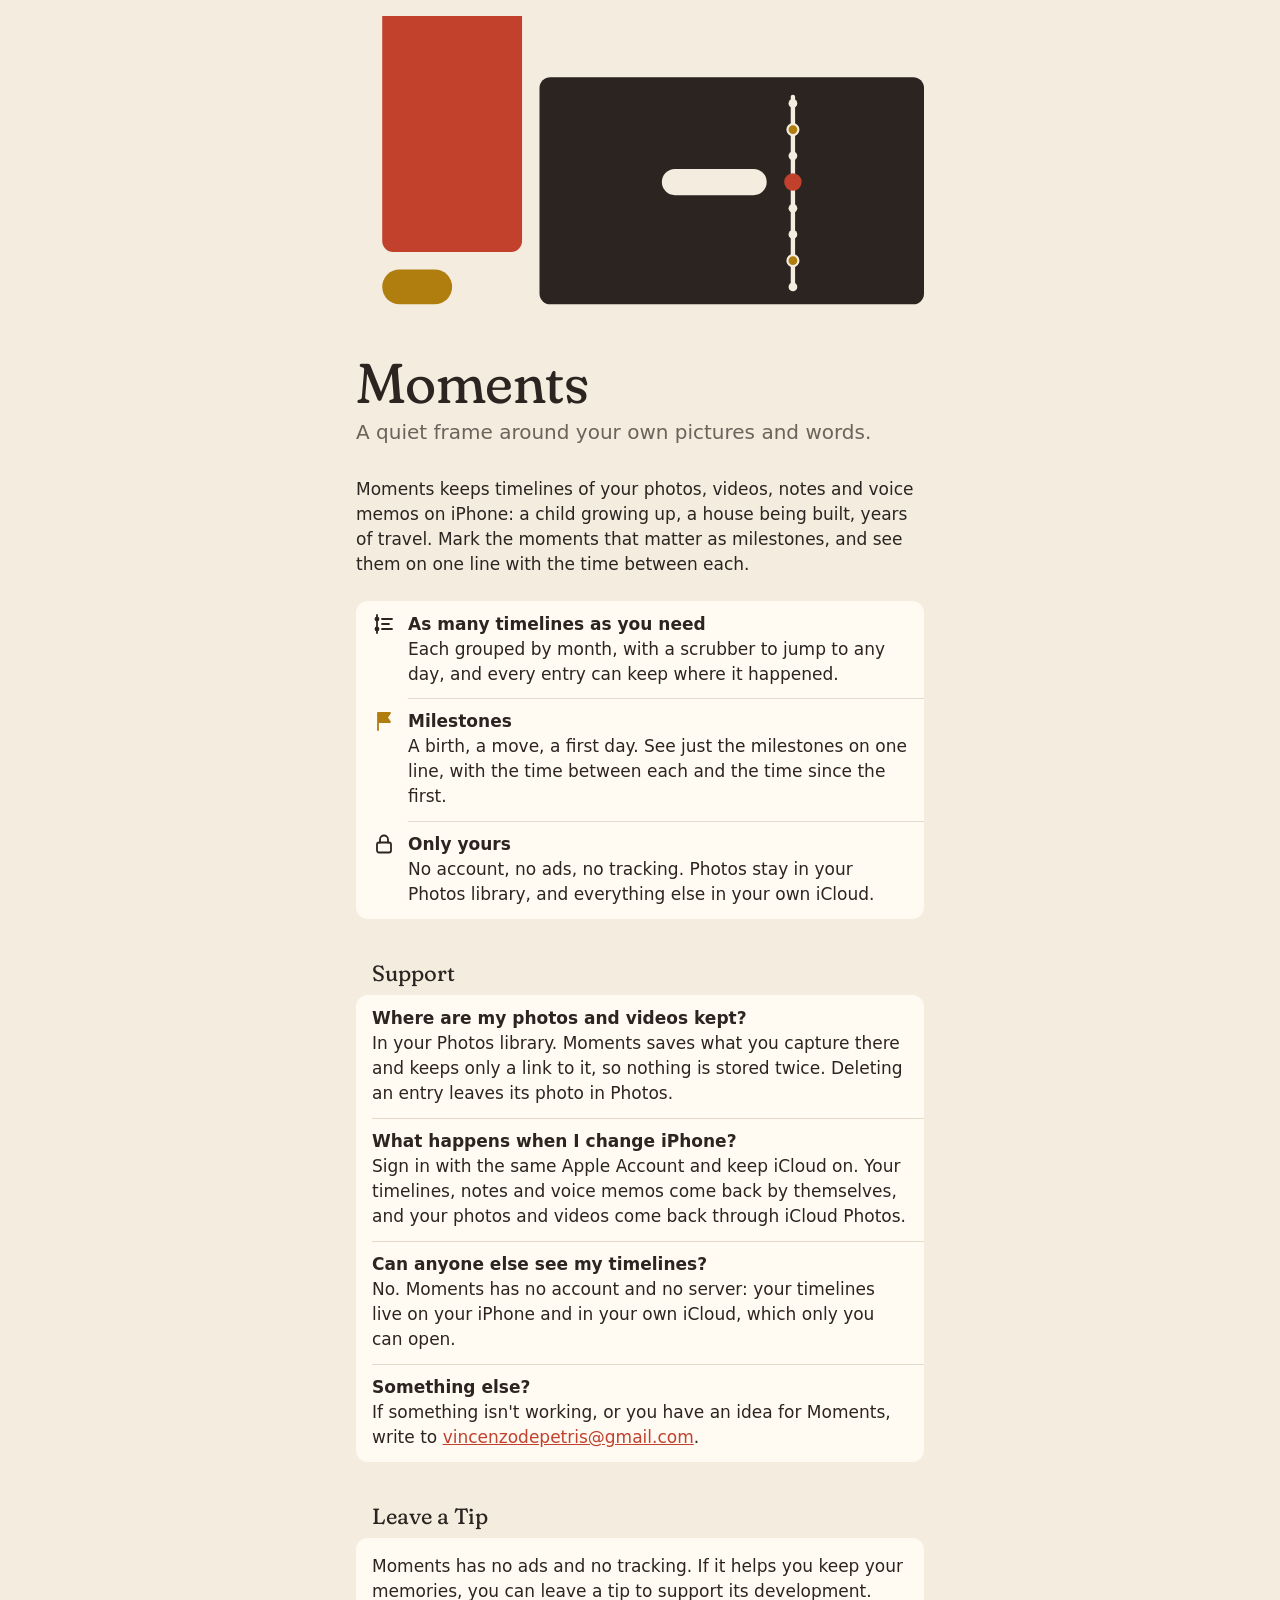
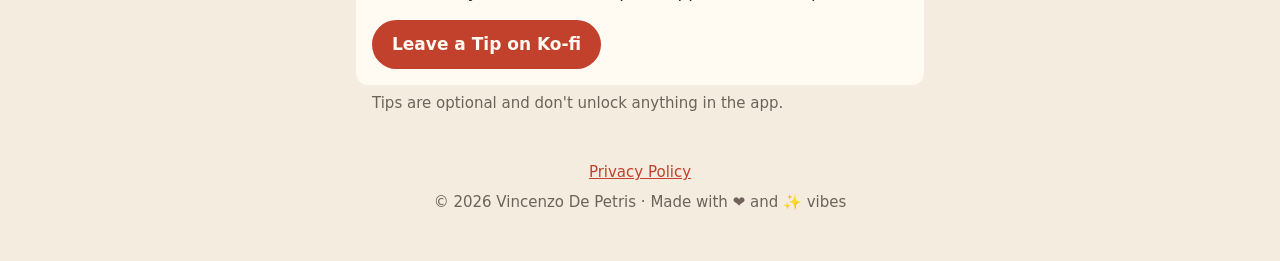
<file: docs/index.html>
<!doctype html>
<html lang="en">

<head>
    <meta charset="utf-8">
    <meta name="viewport" content="width=device-width, initial-scale=1">
    <meta name="color-scheme" content="light dark">
    <title>Moments</title>
    <meta name="description"
        content="Moments keeps timelines of your photos, videos, notes and voice memos on iPhone, with milestones to measure them by.">
    <link rel="stylesheet" href="style.css">
</head>

<body>
    <div class="page">

        <header>
            <svg class="art" viewBox="0 0 520 288" aria-hidden="true">
                <rect class="rose" x="24" y="-16" width="128" height="232" rx="10" />
                <rect class="mari" x="24" y="232" width="64" height="32" rx="16" />
                <rect class="ink" x="168" y="56" width="352" height="208" rx="10" />
                <rect class="cut" x="398" y="72" width="4" height="176" rx="2" />
                <circle class="cut" cx="400" cy="80" r="4" />
                <circle class="mari ring" cx="400" cy="104" r="5" />
                <circle class="cut" cx="400" cy="128" r="4" />
                <circle class="cut" cx="400" cy="176" r="4" />
                <circle class="cut" cx="400" cy="200" r="4" />
                <circle class="mari ring" cx="400" cy="224" r="5" />
                <circle class="cut" cx="400" cy="248" r="4" />
                <rect class="cut" x="280" y="140" width="96" height="24" rx="12" />
                <circle class="rose" cx="400" cy="152" r="8" />
            </svg>
            <h1>Moments</h1>
            <p class="tagline">A quiet frame around your own pictures and words.</p>
        </header>

        <main>
            <p class="lede">Moments keeps timelines of your photos, videos, notes and voice memos on iPhone: a child
                growing up, a house being built, years of travel. Mark the moments that matter as milestones, and see
                them on one line with the time between each.</p>

            <div class="card">
                <div class="row has-icon">
                    <svg class="icon" viewBox="0 0 24 24" aria-hidden="true">
                        <path d="M5 3v18" />
                        <circle cx="5" cy="7" r="1.5" fill="currentColor" />
                        <circle cx="5" cy="17" r="1.5" fill="currentColor" />
                        <path d="M10 7h10M10 12h7M10 17h10" />
                    </svg>
                    <div>
                        <h3>As many timelines as you need</h3>
                        <p>Each grouped by month, with a scrubber to jump to any day, and every entry can keep where it
                            happened.</p>
                    </div>
                </div>
                <div class="row has-icon">
                    <svg class="icon flag" viewBox="0 0 24 24" aria-hidden="true">
                        <path d="M6 21V4M6 4h12l-3 4.5L18 13H6z" />
                    </svg>
                    <div>
                        <h3>Milestones</h3>
                        <p>A birth, a move, a first day. See just the milestones on one line, with the time between each
                            and the time since the first.</p>
                    </div>
                </div>
                <div class="row has-icon">
                    <svg class="icon" viewBox="0 0 24 24" aria-hidden="true">
                        <rect x="5" y="10.5" width="14" height="10" rx="2" />
                        <path d="M8 10.5V7.5a4 4 0 0 1 8 0v3" />
                    </svg>
                    <div>
                        <h3>Only yours</h3>
                        <p>No account, no ads, no tracking. Photos stay in your Photos library, and everything else in
                            your own iCloud.</p>
                    </div>
                </div>
            </div>

            <h2 id="support">Support</h2>
            <div class="card">
                <div class="row">
                    <div>
                        <h3>Where are my photos and videos kept?</h3>
                        <p>In your Photos library. Moments saves what you capture there and keeps only a link to it, so
                            nothing is stored twice. Deleting an entry leaves its photo in Photos.</p>
                    </div>
                </div>
                <div class="row">
                    <div>
                        <h3>What happens when I change iPhone?</h3>
                        <p>Sign in with the same Apple Account and keep iCloud on. Your timelines, notes and voice memos
                            come back by themselves, and your photos and videos come back through iCloud Photos.</p>
                    </div>
                </div>
                <div class="row">
                    <div>
                        <h3>Can anyone else see my timelines?</h3>
                        <p>No. Moments has no account and no server: your timelines live on your iPhone and in your own
                            iCloud, which only you can open.</p>
                    </div>
                </div>
                <div class="row">
                    <div>
                        <h3>Something else?</h3>
                        <p>If something isn't working, or you have an idea for Moments, write to <a
                                href="mailto:vincenzodepetris@gmail.com">vincenzodepetris@gmail.com</a>.</p>
                    </div>
                </div>
            </div>

            <h2 id="tip">Leave a Tip</h2>
            <div class="card tip">
                <p>Moments has no ads and no tracking. If it helps you keep your memories, you can leave a tip to
                    support its development.</p>
                <a class="button" href="https://ko-fi.com/vincendep">Leave a Tip on Ko-fi</a>
            </div>
            <p class="footnote">Tips are optional and don't unlock anything in the app.</p>
        </main>

        <footer>
            <a href="privacy.html">Privacy Policy</a>
            <p class="credit">© 2026 Vincenzo De Petris · Made with ❤️ and ✨ vibes</p>
        </footer>

    </div>
</body>

</html>
</file>
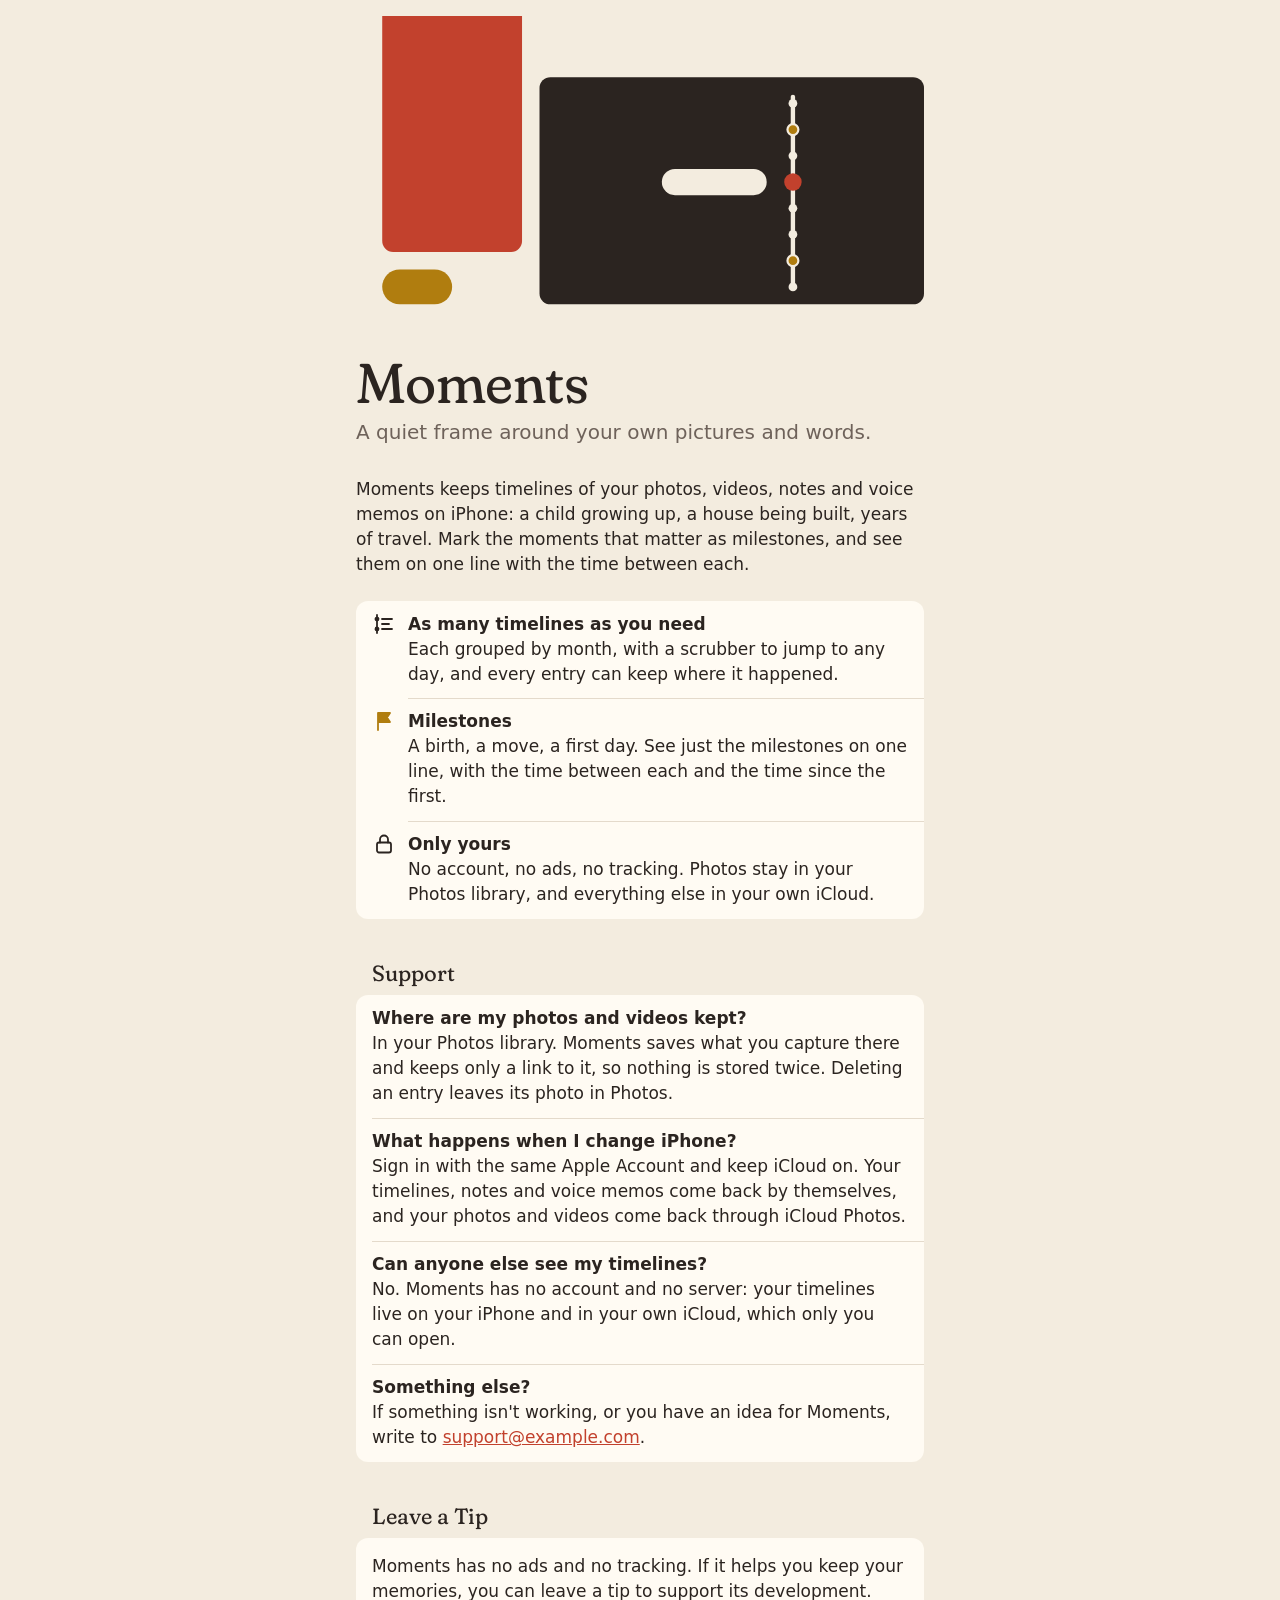
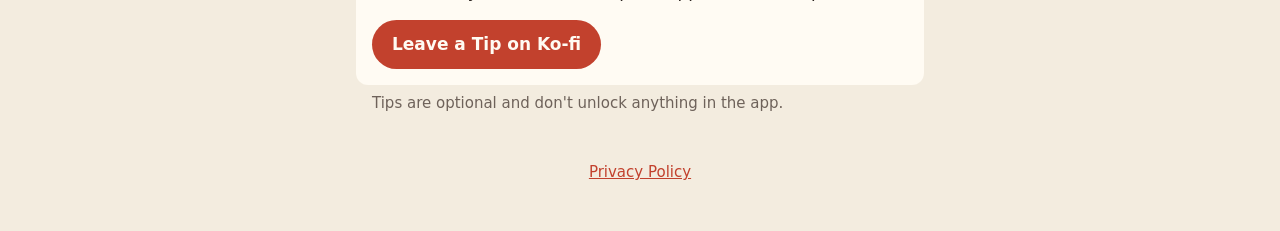
<file: website/index.html>
<!doctype html>
<!-- Before publishing, replace support@example.com and https://ko-fi.com/your-page. -->
<html lang="en">
<head>
<meta charset="utf-8">
<meta name="viewport" content="width=device-width, initial-scale=1">
<meta name="color-scheme" content="light dark">
<title>Moments</title>
<meta name="description" content="Moments keeps timelines of your photos, videos, notes and voice memos on iPhone, with milestones to measure them by.">
<link rel="stylesheet" href="style.css">
</head>
<body>
<div class="page">

<header>
<svg class="art" viewBox="0 0 520 288" aria-hidden="true">
<rect class="rose" x="24" y="-16" width="128" height="232" rx="10"/>
<rect class="mari" x="24" y="232" width="64" height="32" rx="16"/>
<rect class="ink" x="168" y="56" width="352" height="208" rx="10"/>
<rect class="cut" x="398" y="72" width="4" height="176" rx="2"/>
<circle class="cut" cx="400" cy="80" r="4"/>
<circle class="mari ring" cx="400" cy="104" r="5"/>
<circle class="cut" cx="400" cy="128" r="4"/>
<circle class="cut" cx="400" cy="176" r="4"/>
<circle class="cut" cx="400" cy="200" r="4"/>
<circle class="mari ring" cx="400" cy="224" r="5"/>
<circle class="cut" cx="400" cy="248" r="4"/>
<rect class="cut" x="280" y="140" width="96" height="24" rx="12"/>
<circle class="rose" cx="400" cy="152" r="8"/>
</svg>
<h1>Moments</h1>
<p class="tagline">A quiet frame around your own pictures and words.</p>
</header>

<main>
<p class="lede">Moments keeps timelines of your photos, videos, notes and voice memos on iPhone: a child growing up, a house being built, years of travel. Mark the moments that matter as milestones, and see them on one line with the time between each.</p>

<div class="card">
<div class="row has-icon">
<svg class="icon" viewBox="0 0 24 24" aria-hidden="true"><path d="M5 3v18"/><circle cx="5" cy="7" r="1.5" fill="currentColor"/><circle cx="5" cy="17" r="1.5" fill="currentColor"/><path d="M10 7h10M10 12h7M10 17h10"/></svg>
<div><h3>As many timelines as you need</h3><p>Each grouped by month, with a scrubber to jump to any day, and every entry can keep where it happened.</p></div>
</div>
<div class="row has-icon">
<svg class="icon flag" viewBox="0 0 24 24" aria-hidden="true"><path d="M6 21V4M6 4h12l-3 4.5L18 13H6z"/></svg>
<div><h3>Milestones</h3><p>A birth, a move, a first day. See just the milestones on one line, with the time between each and the time since the first.</p></div>
</div>
<div class="row has-icon">
<svg class="icon" viewBox="0 0 24 24" aria-hidden="true"><rect x="5" y="10.5" width="14" height="10" rx="2"/><path d="M8 10.5V7.5a4 4 0 0 1 8 0v3"/></svg>
<div><h3>Only yours</h3><p>No account, no ads, no tracking. Photos stay in your Photos library, and everything else in your own iCloud.</p></div>
</div>
</div>

<h2 id="support">Support</h2>
<div class="card">
<div class="row"><div>
<h3>Where are my photos and videos kept?</h3>
<p>In your Photos library. Moments saves what you capture there and keeps only a link to it, so nothing is stored twice. Deleting an entry leaves its photo in Photos.</p>
</div></div>
<div class="row"><div>
<h3>What happens when I change iPhone?</h3>
<p>Sign in with the same Apple Account and keep iCloud on. Your timelines, notes and voice memos come back by themselves, and your photos and videos come back through iCloud Photos.</p>
</div></div>
<div class="row"><div>
<h3>Can anyone else see my timelines?</h3>
<p>No. Moments has no account and no server: your timelines live on your iPhone and in your own iCloud, which only you can open.</p>
</div></div>
<div class="row"><div>
<h3>Something else?</h3>
<p>If something isn't working, or you have an idea for Moments, write to <a href="mailto:support@example.com">support@example.com</a>.</p>
</div></div>
</div>

<h2 id="tip">Leave a Tip</h2>
<div class="card tip">
<p>Moments has no ads and no tracking. If it helps you keep your memories, you can leave a tip to support its development.</p>
<a class="button" href="https://ko-fi.com/your-page">Leave a Tip on Ko-fi</a>
</div>
<p class="footnote">Tips are optional and don't unlock anything in the app.</p>
</main>

<footer><a href="privacy.html">Privacy Policy</a></footer>

</div>
</body>
</html>
</file>
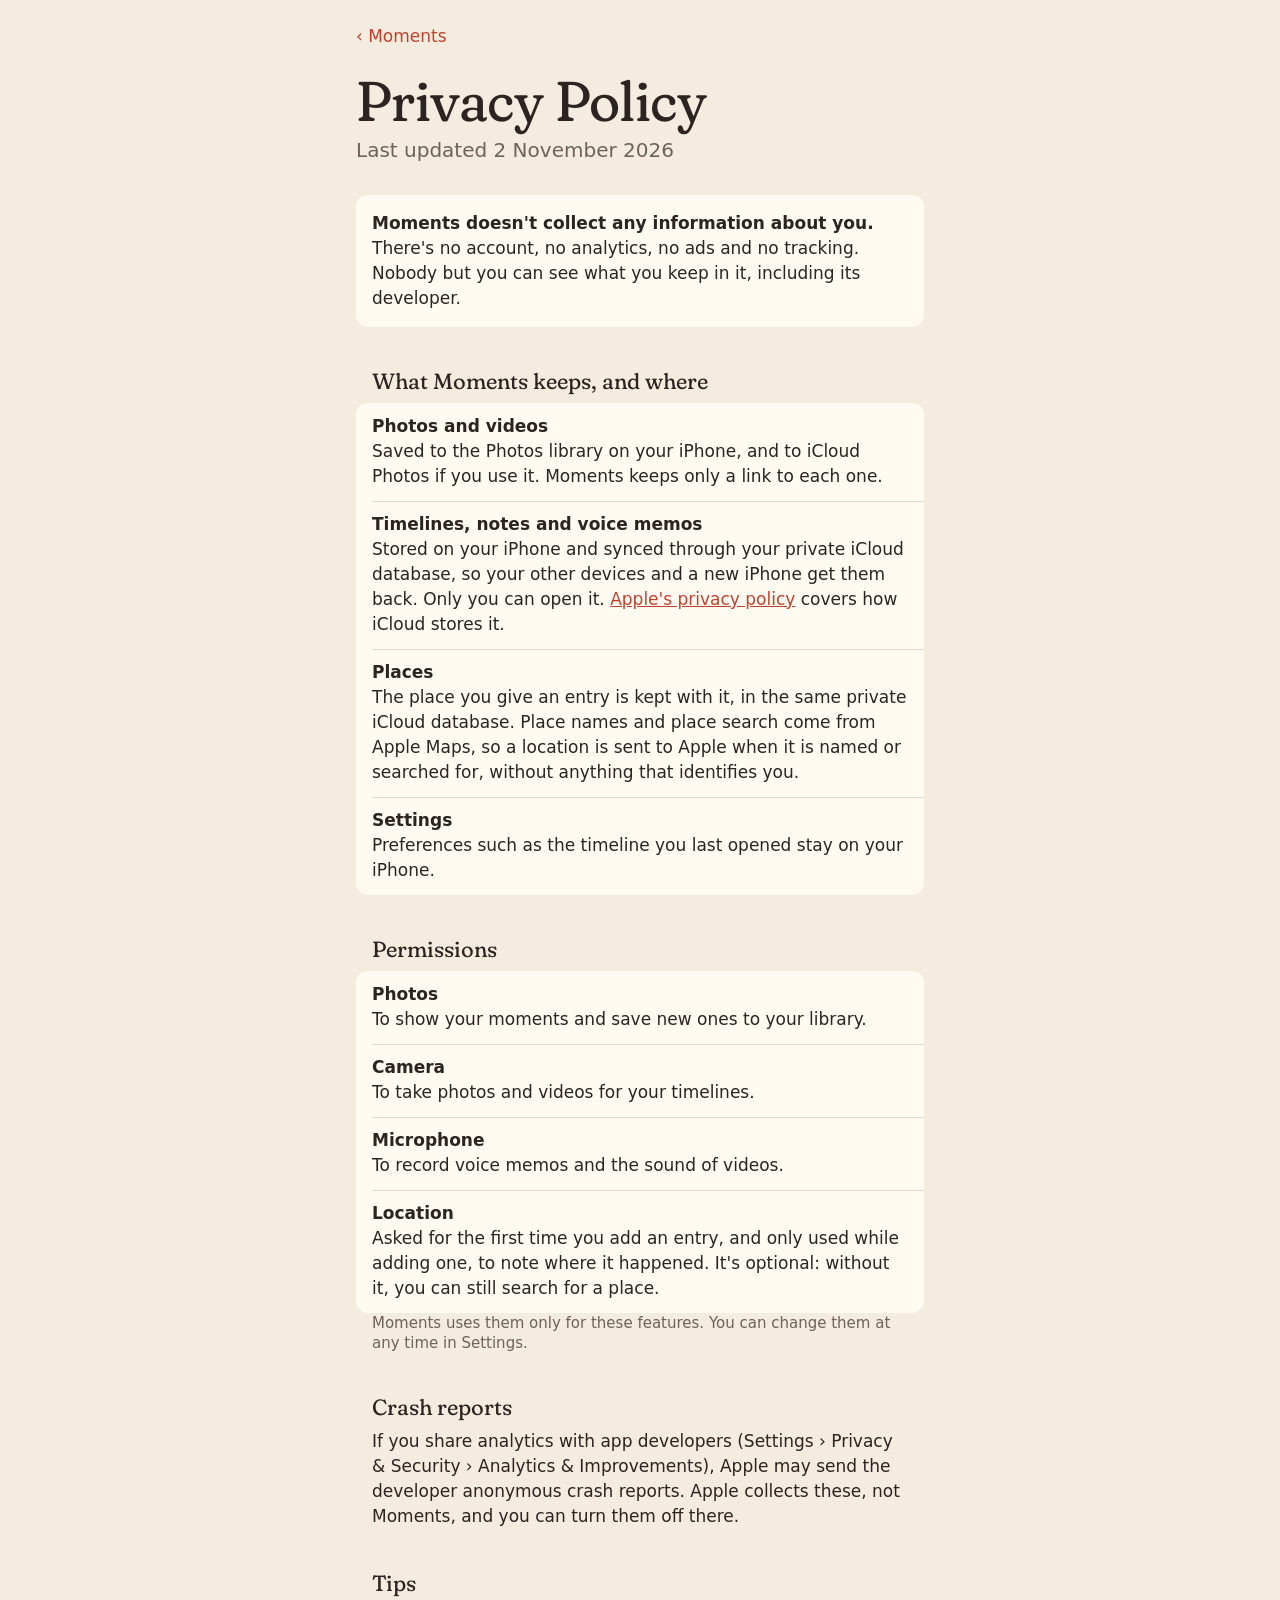
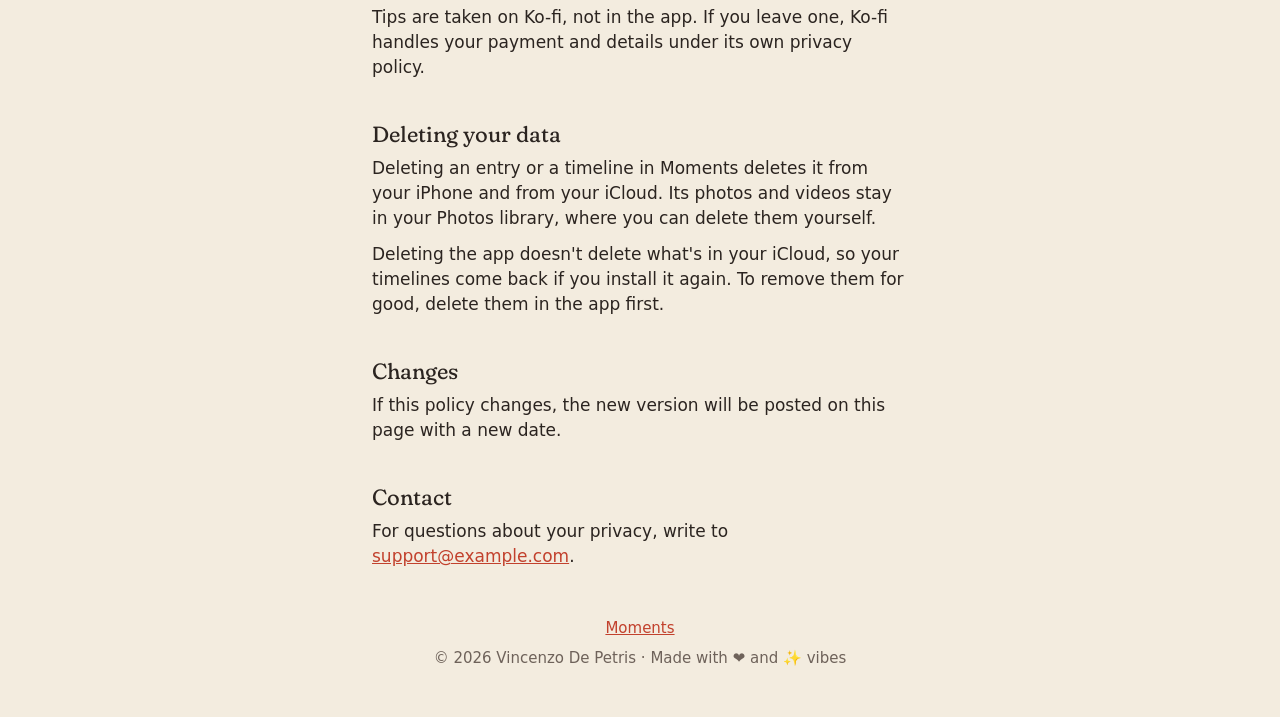
<file: docs/privacy.html>
<!doctype html>
<!-- Before publishing, replace support@example.com. Update the date whenever this policy changes. -->
<html lang="en">
<head>
<meta charset="utf-8">
<meta name="viewport" content="width=device-width, initial-scale=1">
<meta name="color-scheme" content="light dark">
<title>Privacy Policy · Moments</title>
<meta name="description" content="Moments doesn't collect any information about you.">
<link rel="stylesheet" href="style.css">
</head>
<body>
<div class="page">

<header>
<a class="back" href="./">‹ Moments</a>
<h1>Privacy Policy</h1>
<p class="tagline">Last updated 2 November 2026</p>
</header>

<main class="prose">
<div class="card summary">
<p><strong>Moments doesn't collect any information about you.</strong> There's no account, no analytics, no ads and no tracking. Nobody but you can see what you keep in it, including its developer.</p>
</div>

<h2>What Moments keeps, and where</h2>
<div class="card">
<div class="row"><div>
<h3>Photos and videos</h3>
<p>Saved to the Photos library on your iPhone, and to iCloud Photos if you use it. Moments keeps only a link to each one.</p>
</div></div>
<div class="row"><div>
<h3>Timelines, notes and voice memos</h3>
<p>Stored on your iPhone and synced through your private iCloud database, so your other devices and a new iPhone get them back. Only you can open it. <a href="https://www.apple.com/legal/privacy/">Apple's privacy policy</a> covers how iCloud stores it.</p>
</div></div>
<div class="row"><div>
<h3>Places</h3>
<p>The place you give an entry is kept with it, in the same private iCloud database. Place names and place search come from Apple Maps, so a location is sent to Apple when it is named or searched for, without anything that identifies you.</p>
</div></div>
<div class="row"><div>
<h3>Settings</h3>
<p>Preferences such as the timeline you last opened stay on your iPhone.</p>
</div></div>
</div>

<h2>Permissions</h2>
<div class="card">
<div class="row"><div>
<h3>Photos</h3>
<p>To show your moments and save new ones to your library.</p>
</div></div>
<div class="row"><div>
<h3>Camera</h3>
<p>To take photos and videos for your timelines.</p>
</div></div>
<div class="row"><div>
<h3>Microphone</h3>
<p>To record voice memos and the sound of videos.</p>
</div></div>
<div class="row"><div>
<h3>Location</h3>
<p>Asked for the first time you add an entry, and only used while adding one, to note where it happened. It's optional: without it, you can still search for a place.</p>
</div></div>
</div>
<p class="footnote">Moments uses them only for these features. You can change them at any time in Settings.</p>

<h2>Crash reports</h2>
<p>If you share analytics with app developers (Settings › Privacy &amp; Security › Analytics &amp; Improvements), Apple may send the developer anonymous crash reports. Apple collects these, not Moments, and you can turn them off there.</p>

<h2>Tips</h2>
<p>Tips are taken on Ko-fi, not in the app. If you leave one, Ko-fi handles your payment and details under its own privacy policy.</p>

<h2>Deleting your data</h2>
<p>Deleting an entry or a timeline in Moments deletes it from your iPhone and from your iCloud. Its photos and videos stay in your Photos library, where you can delete them yourself.</p>
<p>Deleting the app doesn't delete what's in your iCloud, so your timelines come back if you install it again. To remove them for good, delete them in the app first.</p>

<h2>Changes</h2>
<p>If this policy changes, the new version will be posted on this page with a new date.</p>

<h2>Contact</h2>
<p>For questions about your privacy, write to <a href="mailto:support@example.com">support@example.com</a>.</p>
</main>

<footer>
  <a href="./">Moments</a>
  <p class="credit">© 2026 Vincenzo De Petris · Made with ❤️ and ✨ vibes</p>
</footer>

</div>
</body>
</html>
</file>
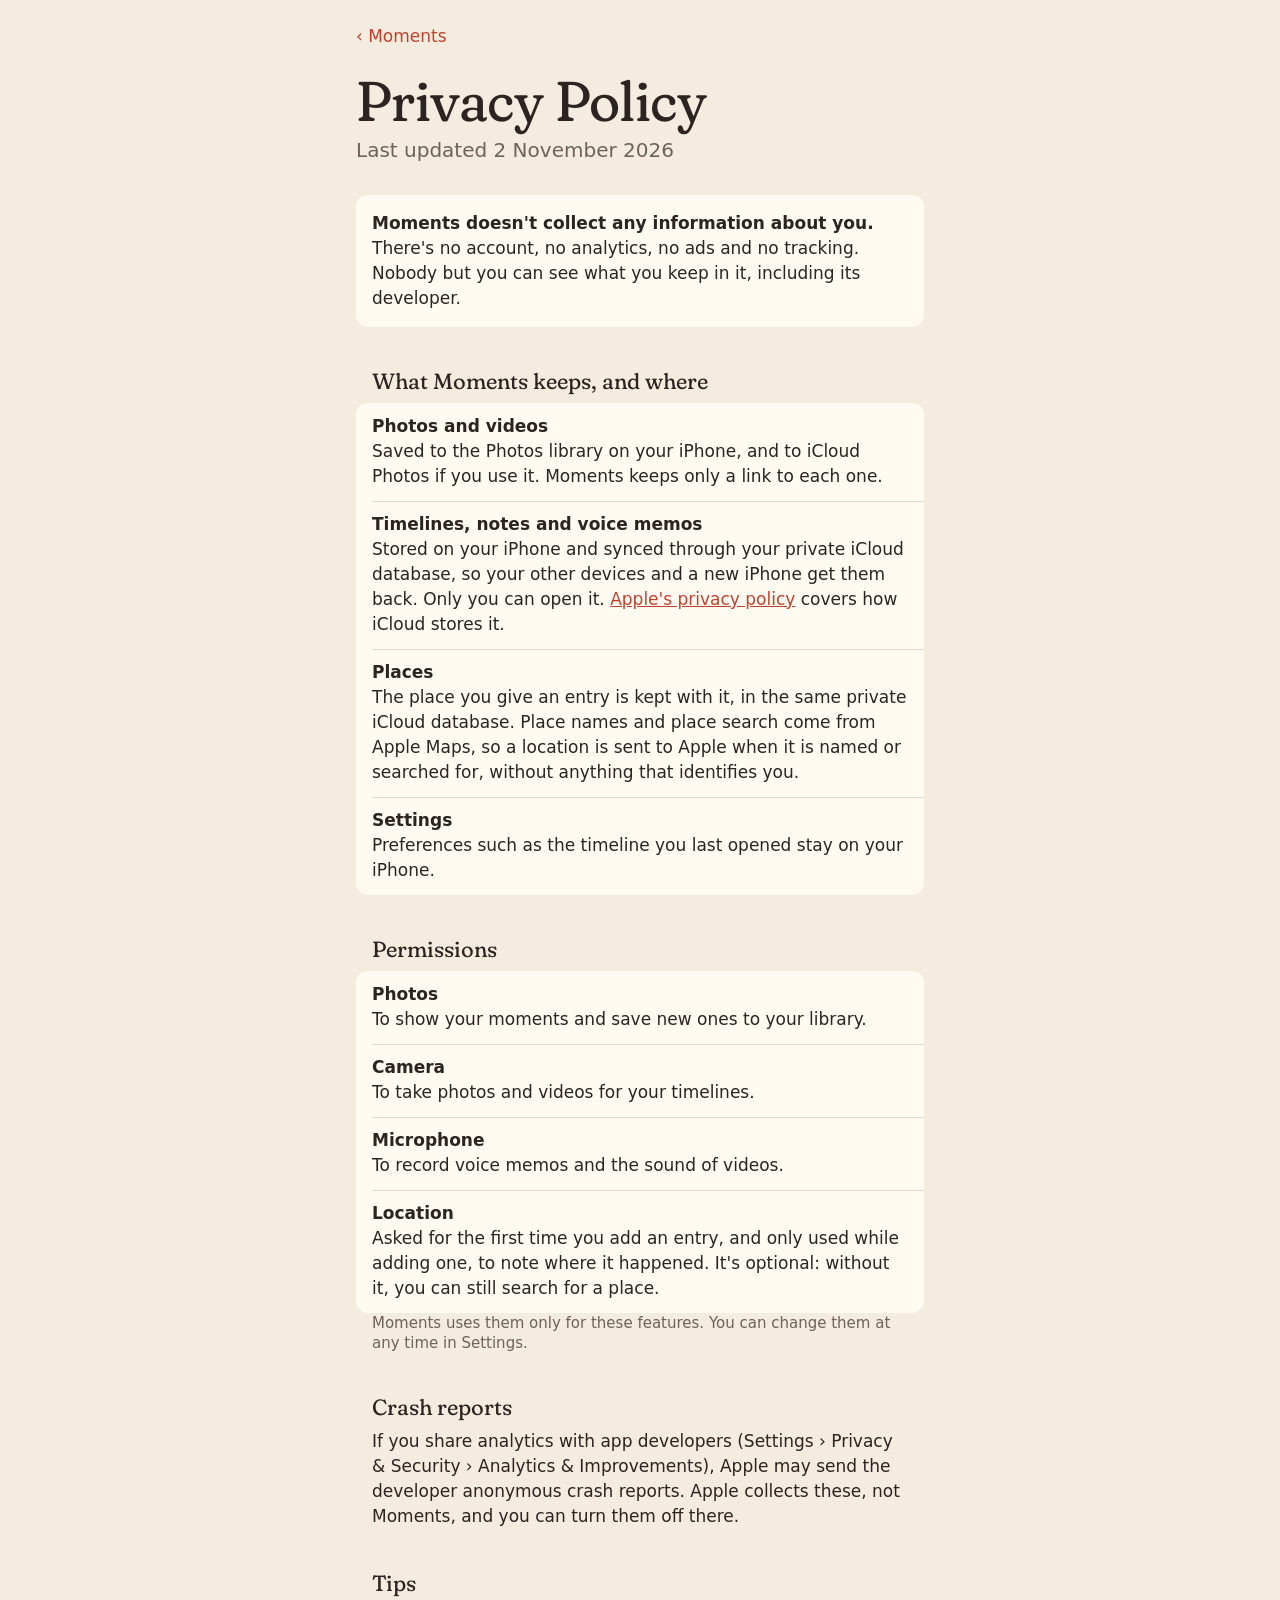
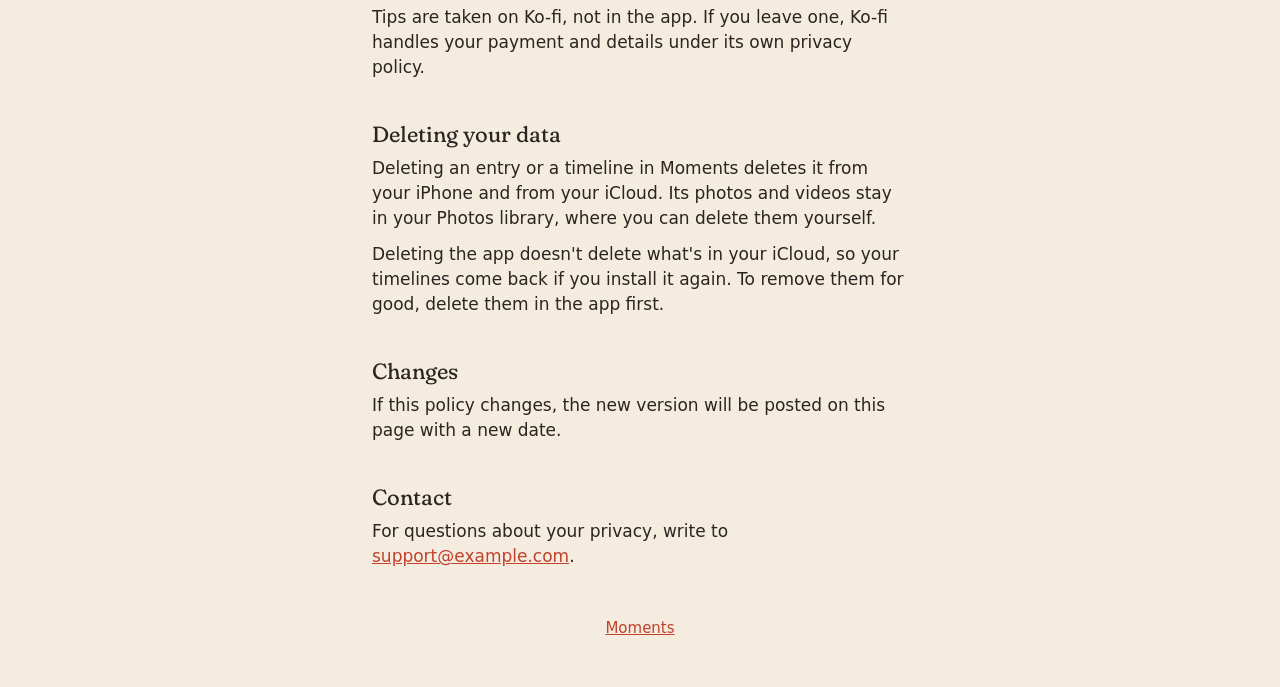
<file: website/privacy.html>
<!doctype html>
<!-- Before publishing, replace support@example.com. Update the date whenever this policy changes. -->
<html lang="en">
<head>
<meta charset="utf-8">
<meta name="viewport" content="width=device-width, initial-scale=1">
<meta name="color-scheme" content="light dark">
<title>Privacy Policy · Moments</title>
<meta name="description" content="Moments doesn't collect any information about you.">
<link rel="stylesheet" href="style.css">
</head>
<body>
<div class="page">

<header>
<a class="back" href="./">‹ Moments</a>
<h1>Privacy Policy</h1>
<p class="tagline">Last updated 2 November 2026</p>
</header>

<main class="prose">
<div class="card summary">
<p><strong>Moments doesn't collect any information about you.</strong> There's no account, no analytics, no ads and no tracking. Nobody but you can see what you keep in it, including its developer.</p>
</div>

<h2>What Moments keeps, and where</h2>
<div class="card">
<div class="row"><div>
<h3>Photos and videos</h3>
<p>Saved to the Photos library on your iPhone, and to iCloud Photos if you use it. Moments keeps only a link to each one.</p>
</div></div>
<div class="row"><div>
<h3>Timelines, notes and voice memos</h3>
<p>Stored on your iPhone and synced through your private iCloud database, so your other devices and a new iPhone get them back. Only you can open it. <a href="https://www.apple.com/legal/privacy/">Apple's privacy policy</a> covers how iCloud stores it.</p>
</div></div>
<div class="row"><div>
<h3>Places</h3>
<p>The place you give an entry is kept with it, in the same private iCloud database. Place names and place search come from Apple Maps, so a location is sent to Apple when it is named or searched for, without anything that identifies you.</p>
</div></div>
<div class="row"><div>
<h3>Settings</h3>
<p>Preferences such as the timeline you last opened stay on your iPhone.</p>
</div></div>
</div>

<h2>Permissions</h2>
<div class="card">
<div class="row"><div>
<h3>Photos</h3>
<p>To show your moments and save new ones to your library.</p>
</div></div>
<div class="row"><div>
<h3>Camera</h3>
<p>To take photos and videos for your timelines.</p>
</div></div>
<div class="row"><div>
<h3>Microphone</h3>
<p>To record voice memos and the sound of videos.</p>
</div></div>
<div class="row"><div>
<h3>Location</h3>
<p>Asked for the first time you add an entry, and only used while adding one, to note where it happened. It's optional: without it, you can still search for a place.</p>
</div></div>
</div>
<p class="footnote">Moments uses them only for these features. You can change them at any time in Settings.</p>

<h2>Crash reports</h2>
<p>If you share analytics with app developers (Settings › Privacy &amp; Security › Analytics &amp; Improvements), Apple may send the developer anonymous crash reports. Apple collects these, not Moments, and you can turn them off there.</p>

<h2>Tips</h2>
<p>Tips are taken on Ko-fi, not in the app. If you leave one, Ko-fi handles your payment and details under its own privacy policy.</p>

<h2>Deleting your data</h2>
<p>Deleting an entry or a timeline in Moments deletes it from your iPhone and from your iCloud. Its photos and videos stay in your Photos library, where you can delete them yourself.</p>
<p>Deleting the app doesn't delete what's in your iCloud, so your timelines come back if you install it again. To remove them for good, delete them in the app first.</p>

<h2>Changes</h2>
<p>If this policy changes, the new version will be posted on this page with a new date.</p>

<h2>Contact</h2>
<p>For questions about your privacy, write to <a href="mailto:support@example.com">support@example.com</a>.</p>
</main>

<footer><a href="./">Moments</a></footer>

</div>
</body>
</html>
</file>
<file: docs/style.css>
/* Moments website. Colours and type follow the app's design system, the Family Album (Views/Theme.swift,
   Assets.xcassets): --rose is the darkroom red accent. Fraunces is self-hosted (fonts/, SIL OFL) so the site contacts no other server. */
@font-face {
  font-family: "Fraunces";
  src: url("fonts/Fraunces.ttf") format("truetype");
  font-weight: 100 900;
  font-display: swap;
}
:root {
  color-scheme: light dark;
  --canvas: #f3ecdf;
  --card: #fffbf3;
  --hairline: #e4dacb;
  --ink: #2b2420;
  --ink-secondary: #6e625a;
  --rose: #c2412d;
  --rose-fill: #c2412d;
  --on-rose: #fffbf3;
  --marigold: #b07d0f;
  --font-serif: "Fraunces", ui-serif, "New York", Georgia, "Times New Roman", serif;
  --font-sans: -apple-system, BlinkMacSystemFont, system-ui, "SF Pro Text", "Helvetica Neue", Arial, sans-serif;
}
@media (prefers-color-scheme: dark) {
  :root {
    --canvas: #1b1714;
    --card: #2a241f;
    --hairline: #3a322b;
    --ink: #f3ecdf;
    --ink-secondary: #b5a99d;
    --rose: #e8664f;
    --rose-fill: #c94a35;
    --marigold: #e8b23c;
  }
}

* { box-sizing: border-box; }
body {
  margin: 0;
  background: var(--canvas);
  color: var(--ink);
  font: 17px/1.47 var(--font-sans);
  -webkit-font-smoothing: antialiased;
  -webkit-text-size-adjust: 100%;
}
a { color: var(--rose); }
a:focus-visible { outline: 3px solid var(--rose); outline-offset: 2px; border-radius: 4px; }
.page { max-width: 600px; margin: 0 auto; padding: 0 16px 48px; }

/* The serif is for headings only, at regular weight, as in the app. */
h1, h2 { font-family: var(--font-serif); font-weight: 400; font-variation-settings: "SOFT" 100; }
h1 { font-size: 56px; line-height: 1; letter-spacing: -0.01em; margin: 24px 0 8px; }
h2 { font-size: 22px; line-height: 28px; margin: 40px 16px 8px; }
h3 { font-size: 17px; line-height: 22px; font-weight: 600; margin: 0 0 2px; }
.tagline { margin: 0; font-size: 20px; line-height: 26px; color: var(--ink-secondary); }
.lede { margin: 32px 0 24px; }

/* Hero art: the design system's cover, a rose slab and the day scrubber on an ink field. */
.art { display: block; width: 100%; height: auto; margin-top: 16px; }
.art .rose { fill: var(--rose); }
.art .ink { fill: var(--ink); }
.art .mari { fill: var(--marigold); }
.art .cut { fill: var(--canvas); }
.art .ring { stroke: var(--canvas); stroke-width: 2px; }

/* Inset-grouped cards, like the app's lists. */
.card { background: var(--card); border-radius: 12px; overflow: hidden; }
.row { position: relative; display: flex; gap: 12px; align-items: flex-start; padding: 12px 16px; }
.row + .row::before { content: ""; position: absolute; top: 0; right: 0; left: 16px; border-top: 0.5px solid var(--hairline); }
.has-icon + .has-icon::before { left: 52px; }
.row p { margin: 0; }
.icon { flex: none; width: 24px; height: 24px; margin-top: -1px; fill: none; stroke: var(--ink); stroke-width: 1.8; stroke-linecap: round; stroke-linejoin: round; }
.icon.flag { fill: var(--marigold); stroke: var(--marigold); }
.footnote { margin: 8px 16px 0; font-size: 15px; line-height: 20px; color: var(--ink-secondary); }

.tip { padding: 16px; }
.tip p { margin: 0 0 16px; }
.button {
  display: inline-block;
  padding: 12px 20px;
  border-radius: 999px;
  background: var(--rose-fill);
  color: var(--on-rose);
  font-weight: 600;
  text-decoration: none;
}
.button:hover { filter: brightness(1.08); }

/* Policy text sits on the canvas, aligned with the card text. */
.prose > p { margin: 0 16px 12px; }
.summary { padding: 16px; margin-top: 32px; }
.summary p { margin: 0; }
.back { display: inline-block; margin-top: 24px; text-decoration: none; }

footer { margin-top: 48px; text-align: center; font-size: 15px; color: var(--ink-secondary); }
footer .credit { margin: 8px 0 0; }
</file>
<file: website/style.css>
/* Moments website. Colours and type follow the app's design system, the Family Album (Views/Theme.swift,
   Assets.xcassets): --rose is the darkroom red accent. Fraunces is self-hosted (fonts/, SIL OFL) so the site contacts no other server. */
@font-face {
  font-family: "Fraunces";
  src: url("fonts/Fraunces.ttf") format("truetype");
  font-weight: 100 900;
  font-display: swap;
}
:root {
  color-scheme: light dark;
  --canvas: #f3ecdf;
  --card: #fffbf3;
  --hairline: #e4dacb;
  --ink: #2b2420;
  --ink-secondary: #6e625a;
  --rose: #c2412d;
  --rose-fill: #c2412d;
  --on-rose: #fffbf3;
  --marigold: #b07d0f;
  --font-serif: "Fraunces", ui-serif, "New York", Georgia, "Times New Roman", serif;
  --font-sans: -apple-system, BlinkMacSystemFont, system-ui, "SF Pro Text", "Helvetica Neue", Arial, sans-serif;
}
@media (prefers-color-scheme: dark) {
  :root {
    --canvas: #1b1714;
    --card: #2a241f;
    --hairline: #3a322b;
    --ink: #f3ecdf;
    --ink-secondary: #b5a99d;
    --rose: #e8664f;
    --rose-fill: #c94a35;
    --marigold: #e8b23c;
  }
}

* { box-sizing: border-box; }
body {
  margin: 0;
  background: var(--canvas);
  color: var(--ink);
  font: 17px/1.47 var(--font-sans);
  -webkit-font-smoothing: antialiased;
  -webkit-text-size-adjust: 100%;
}
a { color: var(--rose); }
a:focus-visible { outline: 3px solid var(--rose); outline-offset: 2px; border-radius: 4px; }
.page { max-width: 600px; margin: 0 auto; padding: 0 16px 48px; }

/* The serif is for headings only, at regular weight, as in the app. */
h1, h2 { font-family: var(--font-serif); font-weight: 400; font-variation-settings: "SOFT" 100; }
h1 { font-size: 56px; line-height: 1; letter-spacing: -0.01em; margin: 24px 0 8px; }
h2 { font-size: 22px; line-height: 28px; margin: 40px 16px 8px; }
h3 { font-size: 17px; line-height: 22px; font-weight: 600; margin: 0 0 2px; }
.tagline { margin: 0; font-size: 20px; line-height: 26px; color: var(--ink-secondary); }
.lede { margin: 32px 0 24px; }

/* Hero art: the design system's cover, a rose slab and the day scrubber on an ink field. */
.art { display: block; width: 100%; height: auto; margin-top: 16px; }
.art .rose { fill: var(--rose); }
.art .ink { fill: var(--ink); }
.art .mari { fill: var(--marigold); }
.art .cut { fill: var(--canvas); }
.art .ring { stroke: var(--canvas); stroke-width: 2px; }

/* Inset-grouped cards, like the app's lists. */
.card { background: var(--card); border-radius: 12px; overflow: hidden; }
.row { position: relative; display: flex; gap: 12px; align-items: flex-start; padding: 12px 16px; }
.row + .row::before { content: ""; position: absolute; top: 0; right: 0; left: 16px; border-top: 0.5px solid var(--hairline); }
.has-icon + .has-icon::before { left: 52px; }
.row p { margin: 0; }
.icon { flex: none; width: 24px; height: 24px; margin-top: -1px; fill: none; stroke: var(--ink); stroke-width: 1.8; stroke-linecap: round; stroke-linejoin: round; }
.icon.flag { fill: var(--marigold); stroke: var(--marigold); }
.footnote { margin: 8px 16px 0; font-size: 15px; line-height: 20px; color: var(--ink-secondary); }

.tip { padding: 16px; }
.tip p { margin: 0 0 16px; }
.button {
  display: inline-block;
  padding: 12px 20px;
  border-radius: 999px;
  background: var(--rose-fill);
  color: var(--on-rose);
  font-weight: 600;
  text-decoration: none;
}
.button:hover { filter: brightness(1.08); }

/* Policy text sits on the canvas, aligned with the card text. */
.prose > p { margin: 0 16px 12px; }
.summary { padding: 16px; margin-top: 32px; }
.summary p { margin: 0; }
.back { display: inline-block; margin-top: 24px; text-decoration: none; }

footer { margin-top: 48px; text-align: center; font-size: 15px; color: var(--ink-secondary); }
</file>
